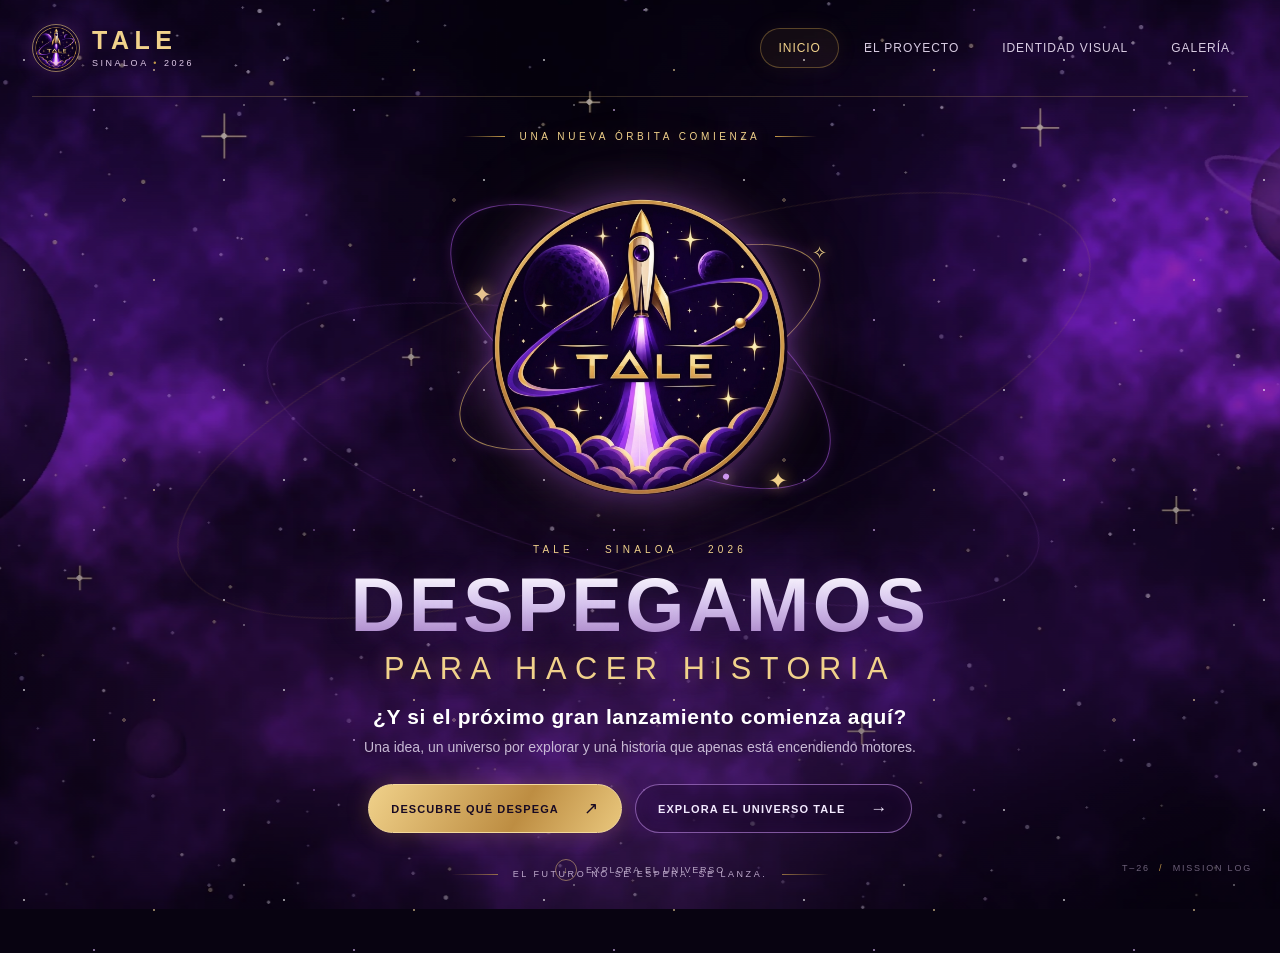
<file: index.html>
<!doctype html>
<html lang="es">
<head>
  <meta charset="utf-8">
  <meta name="viewport" content="width=device-width, initial-scale=1">
  <meta name="theme-color" content="#10051f">
  <meta name="description" content="TALE Sinaloa 2026. Despegamos para hacer historia.">
  <title>TALE Sinaloa 2026 | Despegamos para hacer historia</title>
  <link rel="icon" type="image/png" href="assets/logo-tale-circular.png">
  <link rel="stylesheet" href="styles.css">
  <script src="script.js" defer></script>
</head>
<body class="home-page">
  <div class="space-backdrop" aria-hidden="true"></div>
  <div class="starfield starfield--one" aria-hidden="true"></div>
  <div class="starfield starfield--two" aria-hidden="true"></div>
  <div class="shooting-star shooting-star--one" aria-hidden="true"></div>
  <div class="shooting-star shooting-star--two" aria-hidden="true"></div>
  <div class="ambient-orbit ambient-orbit--one" aria-hidden="true"></div>
  <div class="ambient-orbit ambient-orbit--two" aria-hidden="true"></div>

  <header class="site-header site-header--home">
    <a class="brand" href="index.html" aria-label="TALE Sinaloa 2026, inicio">
      <span class="brand-mark"><img src="assets/logo-tale-circular.png" alt="" width="52" height="52"></span>
      <span class="brand-copy"><strong>TALE</strong><small>SINALOA <i>•</i> 2026</small></span>
    </a>
    <button class="menu-toggle" type="button" aria-label="Abrir menú" aria-expanded="false" aria-controls="main-nav"><span></span><span></span></button>
    <nav class="main-nav" id="main-nav" aria-label="Navegación principal">
      <a class="active" href="index.html">Inicio</a>
      <a href="proyecto.html">El proyecto</a>
      <a href="identidad.html">Identidad visual</a>
      <a href="galeria.html">Galería</a>
    </nav>
  </header>

  <main class="hero-main">
    <div class="hero-kicker"><span class="kicker-line"></span> UNA NUEVA ÓRBITA COMIENZA <span class="kicker-line"></span></div>
    <div class="emblem-stage">
      <div class="emblem-aura"></div>
      <div class="emblem-orbit emblem-orbit--a"><span class="orbit-dot"></span></div>
      <div class="emblem-orbit emblem-orbit--b"><span class="orbit-dot"></span></div>
      <div class="emblem-frame">
        <img class="hero-emblem" src="assets/logo-tale-circular.png" alt="Emblema circular de TALE con un cohete dorado, planetas y estrellas" width="460" height="460">
      </div>
      <span class="spark spark--one" aria-hidden="true">✦</span>
      <span class="spark spark--two" aria-hidden="true">✧</span>
      <span class="spark spark--three" aria-hidden="true">✦</span>
    </div>
    <div class="hero-copy">
      <p class="eyebrow">TALE <span>·</span> SINALOA <span>·</span> 2026</p>
      <h1><span>Despegamos</span><em>para hacer historia</em></h1>
      <p class="hero-hook">¿Y si el próximo gran lanzamiento comienza aquí?</p>
      <p class="hero-description">Una idea, un universo por explorar y una historia que apenas está encendiendo motores.</p>
      <div class="hero-actions">
        <a class="button button--gold" href="proyecto.html"><span>Descubre qué despega</span><b aria-hidden="true">↗</b></a>
        <a class="button button--ghost" href="identidad.html"><span>Explora el universo TALE</span><b aria-hidden="true">→</b></a>
      </div>
    </div>
    <div class="hero-footnote"><span class="footnote-rule"></span><span>EL FUTURO NO SE ESPERA. SE LANZA.</span><span class="footnote-rule"></span></div>
  </main>

  <a class="scroll-cue" href="galeria.html" aria-label="Explorar la galería"><span class="scroll-cue-icon">↓</span><span>Explora el universo</span></a>
  <div class="corner-code" aria-hidden="true">T–26 <span>/</span> MISSION LOG</div>
</body>
</html>
</file>
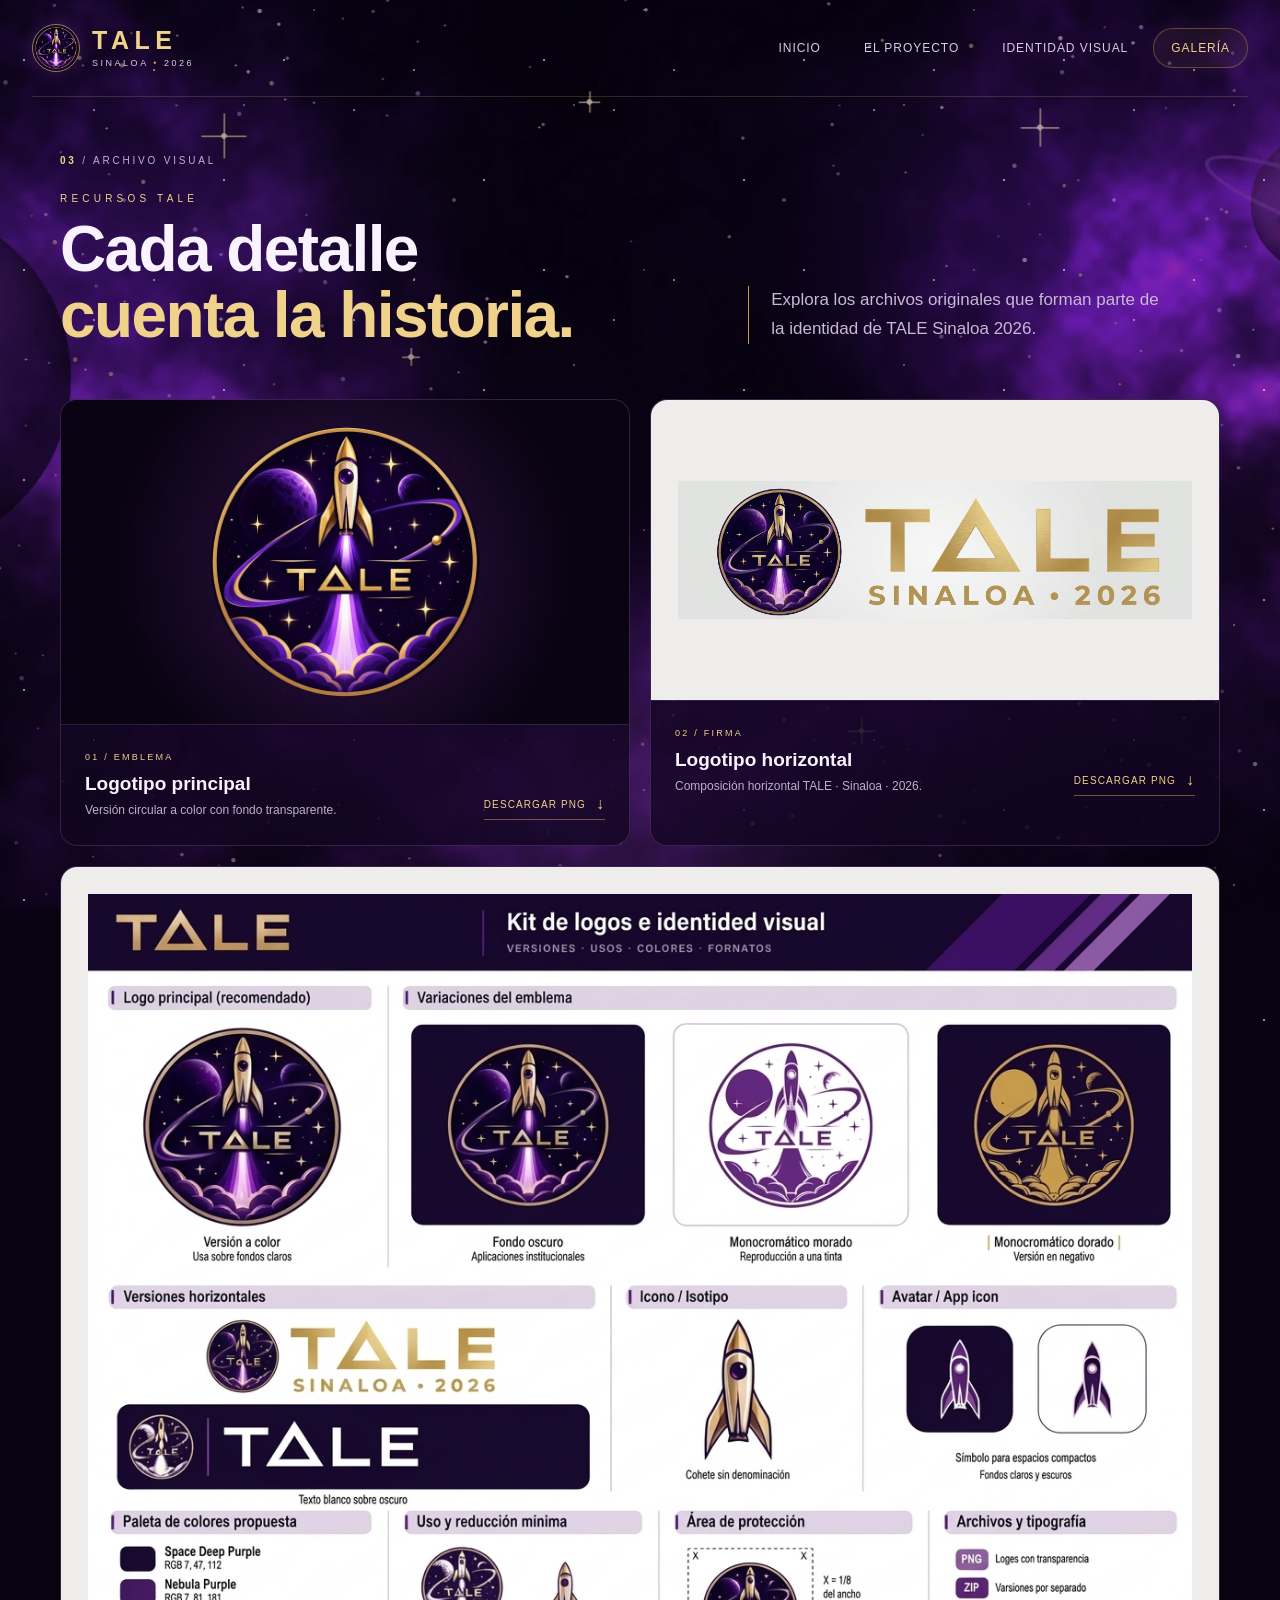
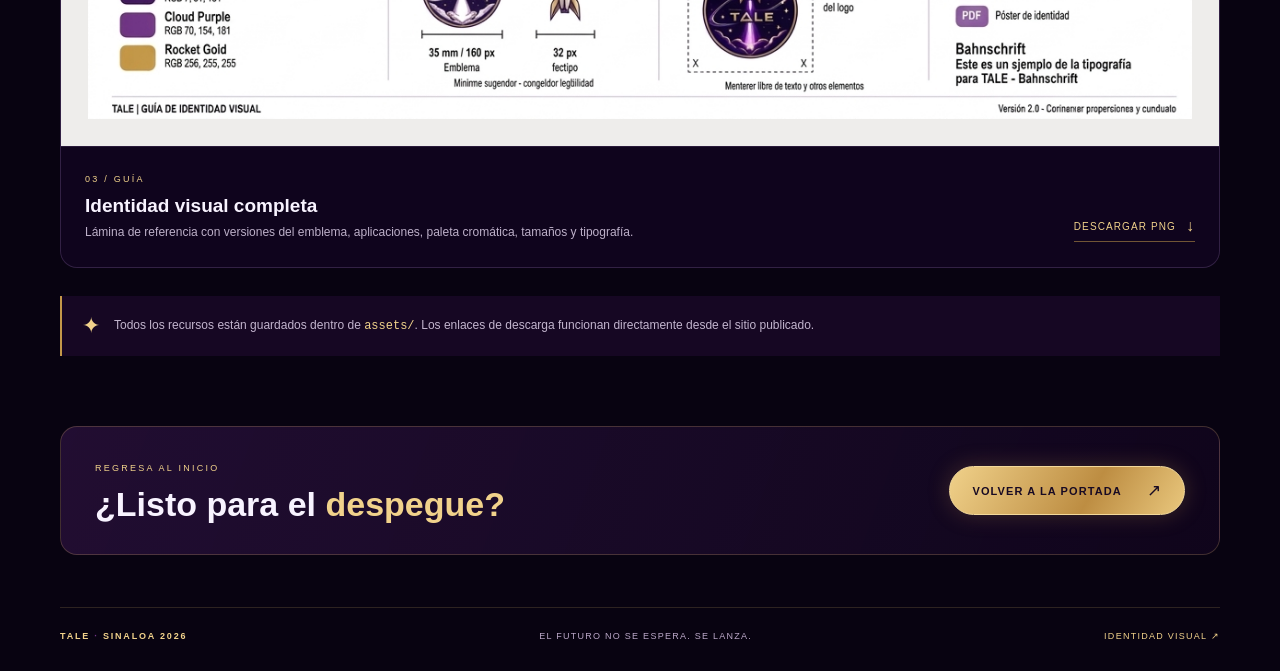
<file: galeria.html>
<!doctype html>
<html lang="es">
<head><meta charset="utf-8"><meta name="viewport" content="width=device-width, initial-scale=1"><meta name="theme-color" content="#10051f"><meta name="description" content="Galería de logotipos y recursos visuales TALE Sinaloa 2026."><title>Galería | TALE Sinaloa 2026</title><link rel="icon" type="image/png" href="assets/logo-tale-circular.png"><link rel="stylesheet" href="styles.css"><script src="script.js" defer></script></head>
<body class="inner-page">
  <div class="space-backdrop" aria-hidden="true"></div><div class="starfield starfield--one" aria-hidden="true"></div><div class="starfield starfield--two" aria-hidden="true"></div>
  <header class="site-header"><a class="brand" href="index.html" aria-label="TALE Sinaloa 2026, inicio"><span class="brand-mark"><img src="assets/logo-tale-circular.png" alt="" width="48" height="48"></span><span class="brand-copy"><strong>TALE</strong><small>SINALOA <i>•</i> 2026</small></span></a><button class="menu-toggle" type="button" aria-label="Abrir menú" aria-expanded="false" aria-controls="main-nav"><span></span><span></span></button><nav class="main-nav" id="main-nav" aria-label="Navegación principal"><a href="index.html">Inicio</a><a href="proyecto.html">El proyecto</a><a href="identidad.html">Identidad visual</a><a class="active" href="galeria.html">Galería</a></nav></header>
  <main class="page-wrap">
    <div class="page-kicker"><span>03</span> / ARCHIVO VISUAL</div><section class="intro-grid"><div><p class="eyebrow">RECURSOS TALE</p><h1 class="page-title">Cada detalle<br><em>cuenta la historia.</em></h1></div><p class="intro-lead">Explora los archivos originales que forman parte de la identidad de TALE Sinaloa 2026.</p></section>
    <section class="gallery-grid">
      <article class="gallery-card gallery-card--logo"><a class="gallery-image gallery-image--dark" href="assets/logo-tale-circular.png" target="_blank" rel="noopener"><img src="assets/logo-tale-circular.png" alt="Emblema circular TALE" loading="lazy"></a><div class="gallery-info"><div><span class="section-index">01 / EMBLEMA</span><h2>Logotipo principal</h2><p>Versión circular a color con fondo transparente.</p></div><a class="download-link" href="assets/logo-tale-circular.png" download>Descargar PNG <span>↓</span></a></div></article>
      <article class="gallery-card"><a class="gallery-image gallery-image--light" href="assets/logo-tale-horizontal.png" target="_blank" rel="noopener"><img src="assets/logo-tale-horizontal.png" alt="Logotipo horizontal TALE Sinaloa 2026" loading="lazy"></a><div class="gallery-info"><div><span class="section-index">02 / FIRMA</span><h2>Logotipo horizontal</h2><p>Composición horizontal TALE · Sinaloa · 2026.</p></div><a class="download-link" href="assets/logo-tale-horizontal.png" download>Descargar PNG <span>↓</span></a></div></article>
      <article class="gallery-card gallery-card--wide"><a class="gallery-image gallery-image--light" href="assets/identidad-visual-tale.png" target="_blank" rel="noopener"><img src="assets/identidad-visual-tale.png" alt="Guía de identidad visual completa TALE" loading="lazy"></a><div class="gallery-info"><div><span class="section-index">03 / GUÍA</span><h2>Identidad visual completa</h2><p>Lámina de referencia con versiones del emblema, aplicaciones, paleta cromática, tamaños y tipografía.</p></div><a class="download-link" href="assets/identidad-visual-tale.png" download>Descargar PNG <span>↓</span></a></div></article>
    </section>
    <div class="gallery-note"><span class="note-star">✦</span><p>Todos los recursos están guardados dentro de <code>assets/</code>. Los enlaces de descarga funcionan directamente desde el sitio publicado.</p></div>
    <div class="page-cta"><div><span class="section-index">REGRESA AL INICIO</span><h2>¿Listo para el <em>despegue?</em></h2></div><a class="button button--gold" href="index.html"><span>Volver a la portada</span><b>↗</b></a></div>
  </main>
  <footer class="site-footer"><a href="index.html">TALE <span>·</span> SINALOA 2026</a><span>EL FUTURO NO SE ESPERA. SE LANZA.</span><a href="identidad.html">Identidad visual ↗</a></footer>
</body></html>
</file>
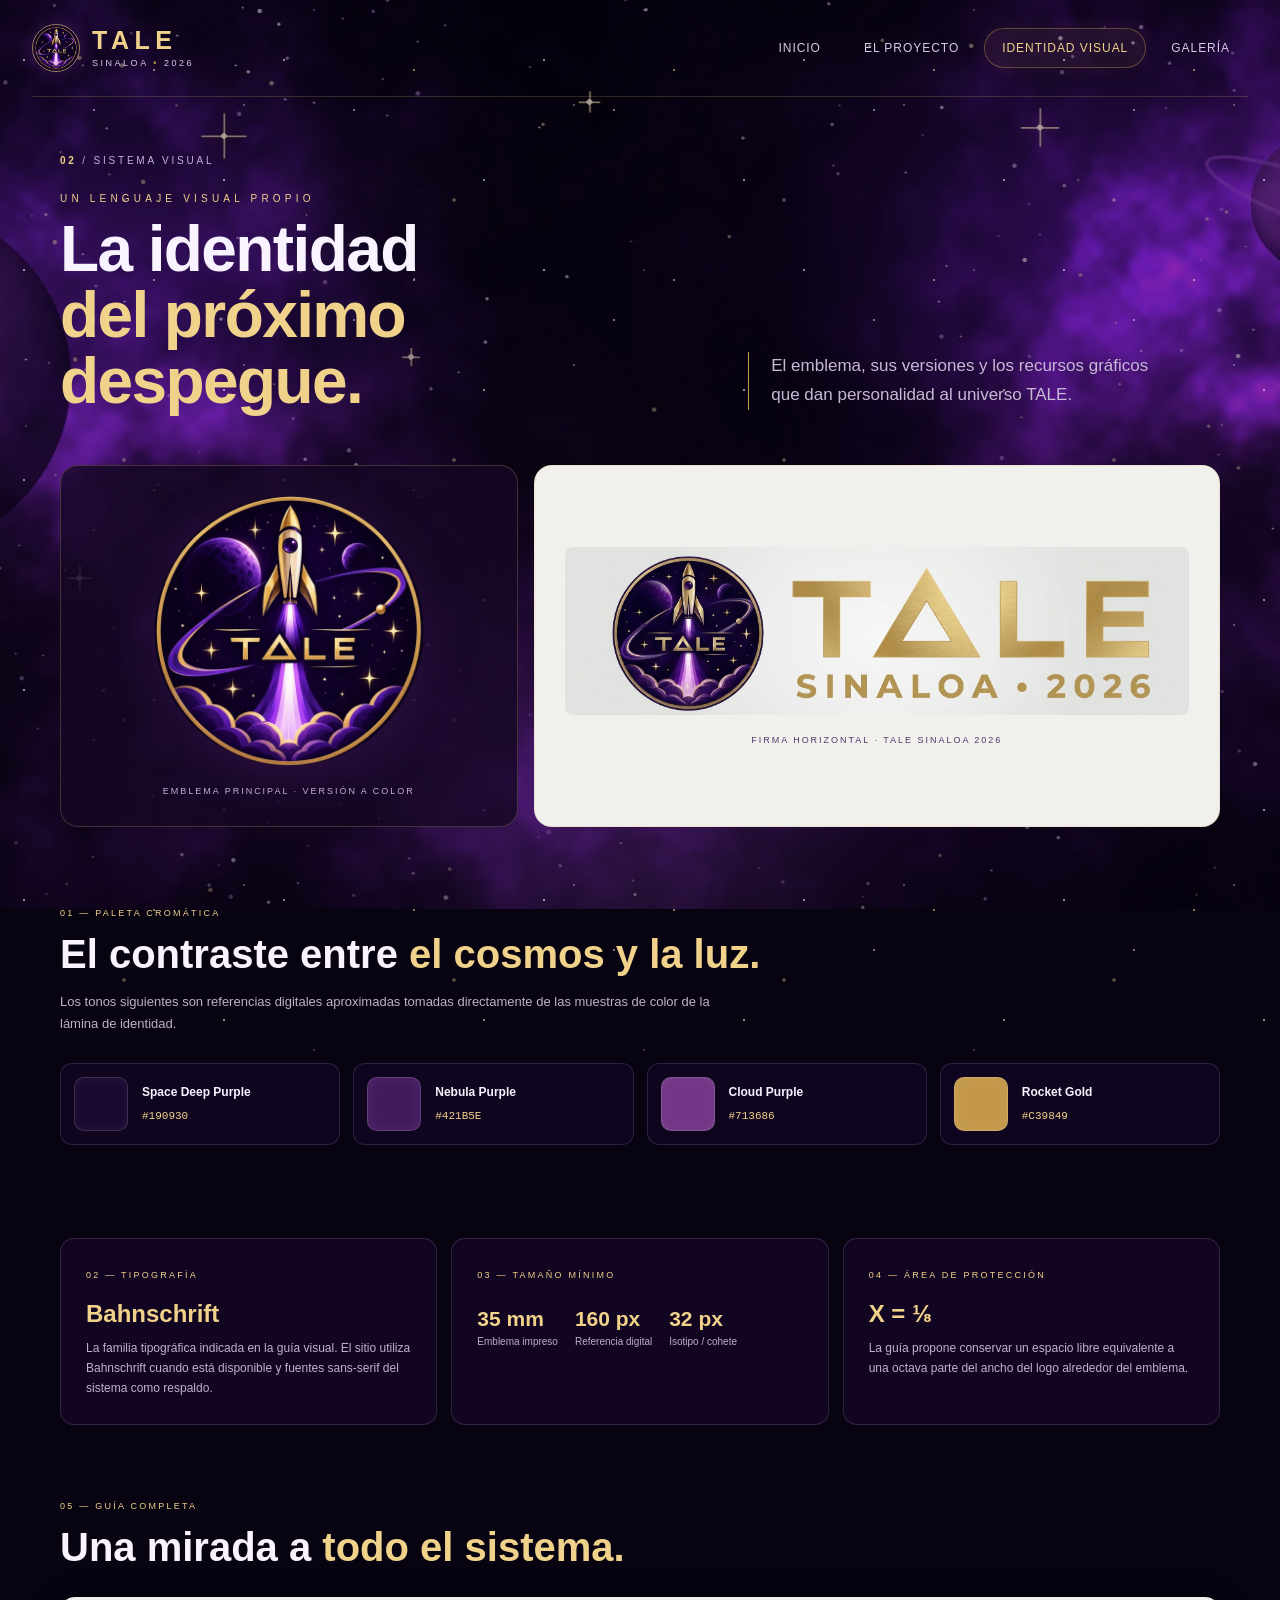
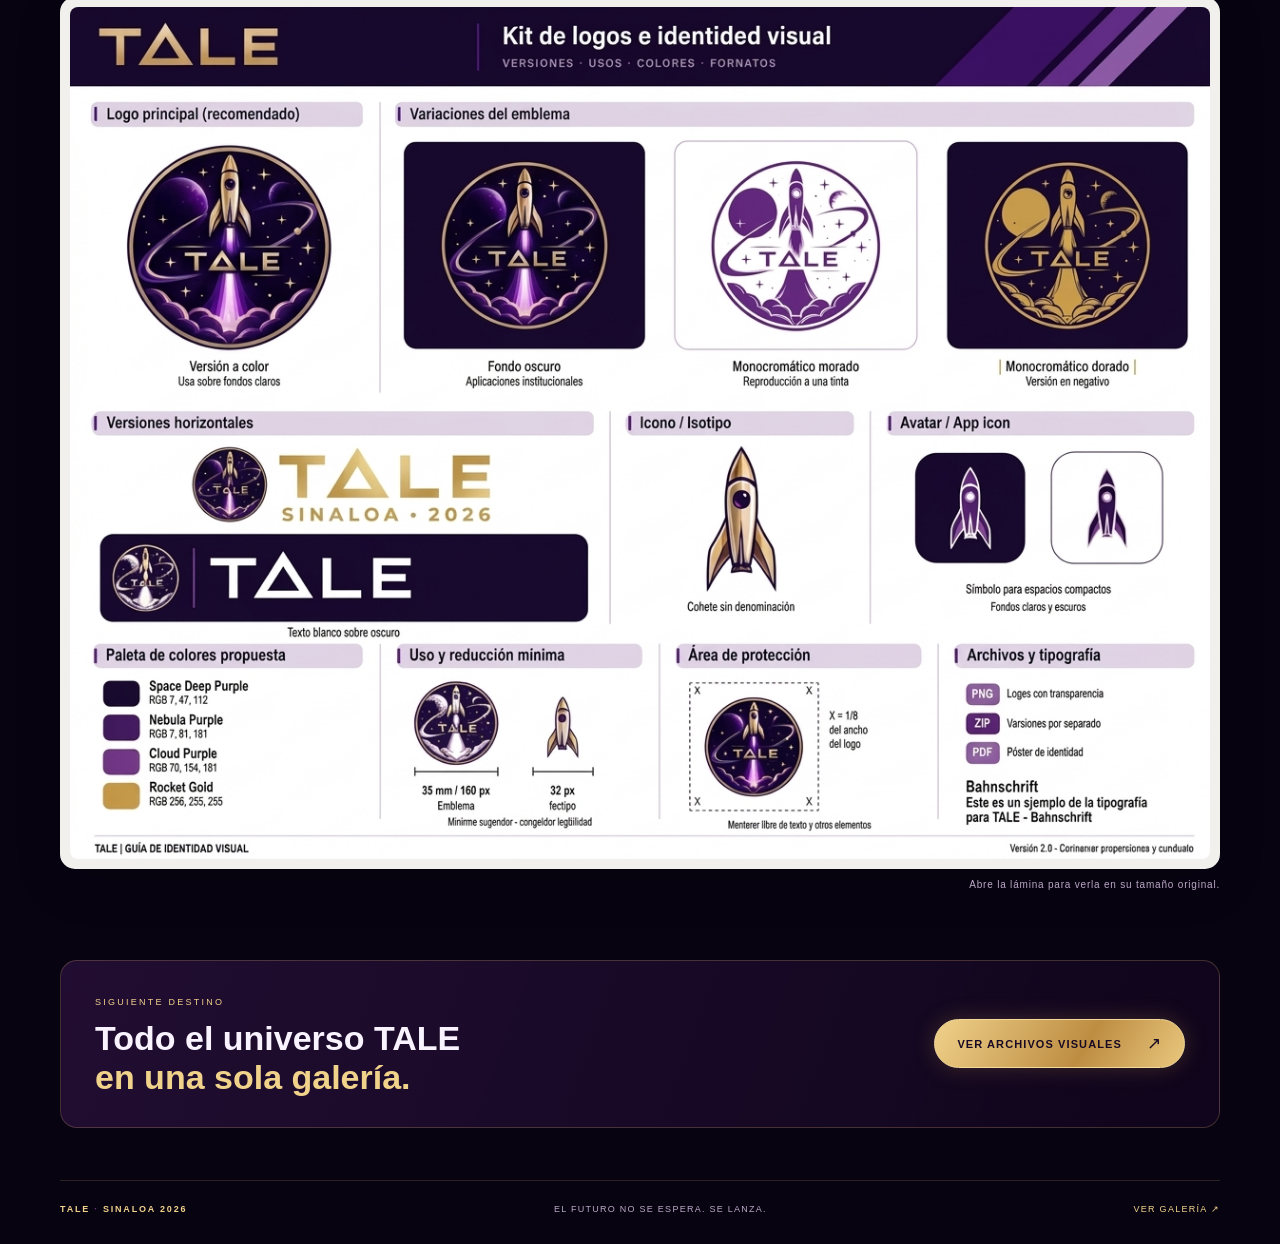
<file: identidad.html>
<!doctype html>
<html lang="es">
<head>
  <meta charset="utf-8"><meta name="viewport" content="width=device-width, initial-scale=1"><meta name="theme-color" content="#10051f">
  <meta name="description" content="Emblema, versiones, colores y aplicaciones de la identidad visual TALE Sinaloa 2026.">
  <title>Identidad visual | TALE Sinaloa 2026</title><link rel="icon" type="image/png" href="assets/logo-tale-circular.png"><link rel="stylesheet" href="styles.css"><script src="script.js" defer></script>
</head>
<body class="inner-page">
  <div class="space-backdrop" aria-hidden="true"></div><div class="starfield starfield--one" aria-hidden="true"></div><div class="starfield starfield--two" aria-hidden="true"></div>
  <header class="site-header"><a class="brand" href="index.html" aria-label="TALE Sinaloa 2026, inicio"><span class="brand-mark"><img src="assets/logo-tale-circular.png" alt="" width="48" height="48"></span><span class="brand-copy"><strong>TALE</strong><small>SINALOA <i>•</i> 2026</small></span></a><button class="menu-toggle" type="button" aria-label="Abrir menú" aria-expanded="false" aria-controls="main-nav"><span></span><span></span></button><nav class="main-nav" id="main-nav" aria-label="Navegación principal"><a href="index.html">Inicio</a><a href="proyecto.html">El proyecto</a><a class="active" href="identidad.html">Identidad visual</a><a href="galeria.html">Galería</a></nav></header>
  <main class="page-wrap">
    <div class="page-kicker"><span>02</span> / SISTEMA VISUAL</div>
    <section class="intro-grid"><div><p class="eyebrow">UN LENGUAJE VISUAL PROPIO</p><h1 class="page-title">La identidad<br><em>del próximo despegue.</em></h1></div><p class="intro-lead">El emblema, sus versiones y los recursos gráficos que dan personalidad al universo TALE.</p></section>
    <section class="identity-feature">
      <div class="identity-logo-card"><img src="assets/logo-tale-circular.png" alt="Logotipo principal circular de TALE" loading="lazy"><span>EMBLEMA PRINCIPAL · VERSIÓN A COLOR</span></div>
      <div class="identity-wordmark-card"><img src="assets/logo-tale-horizontal.png" alt="Logotipo horizontal TALE Sinaloa 2026" loading="lazy"><span>FIRMA HORIZONTAL · TALE SINALOA 2026</span></div>
    </section>
    <section class="identity-details">
      <div class="section-heading"><span class="section-index">01 — PALETA CROMÁTICA</span><h2>El contraste entre <em>el cosmos y la luz.</em></h2><p>Los tonos siguientes son referencias digitales aproximadas tomadas directamente de las muestras de color de la lámina de identidad.</p></div>
      <div class="swatch-grid">
        <article class="swatch-card"><span class="swatch" style="--swatch:#190930"></span><div><h3>Space Deep Purple</h3><code>#190930</code></div></article>
        <article class="swatch-card"><span class="swatch" style="--swatch:#421B5E"></span><div><h3>Nebula Purple</h3><code>#421B5E</code></div></article>
        <article class="swatch-card"><span class="swatch" style="--swatch:#713686"></span><div><h3>Cloud Purple</h3><code>#713686</code></div></article>
        <article class="swatch-card"><span class="swatch" style="--swatch:#C39849"></span><div><h3>Rocket Gold</h3><code>#C39849</code></div></article>
      </div>
    </section>
    <section class="identity-specs">
      <article class="spec-card"><span class="section-index">02 — TIPOGRAFÍA</span><h2>Bahnschrift</h2><p>La familia tipográfica indicada en la guía visual. El sitio utiliza Bahnschrift cuando está disponible y fuentes sans-serif del sistema como respaldo.</p></article>
      <article class="spec-card"><span class="section-index">03 — TAMAÑO MÍNIMO</span><div class="spec-pair"><div><strong>35 mm</strong><span>Emblema impreso</span></div><div><strong>160 px</strong><span>Referencia digital</span></div><div><strong>32 px</strong><span>Isotipo / cohete</span></div></div></article>
      <article class="spec-card"><span class="section-index">04 — ÁREA DE PROTECCIÓN</span><h2>X = ⅛</h2><p>La guía propone conservar un espacio libre equivalente a una octava parte del ancho del logo alrededor del emblema.</p></article>
    </section>
    <section class="guide-board"><div class="section-heading"><span class="section-index">05 — GUÍA COMPLETA</span><h2>Una mirada a <em>todo el sistema.</em></h2></div><a href="assets/identidad-visual-tale.png" target="_blank" rel="noopener"><img src="assets/identidad-visual-tale.png" alt="Lámina completa de identidad visual TALE: variaciones del emblema, versiones horizontales, isotipo, avatar, paleta, tamaños y tipografía" loading="lazy"></a><p class="guide-caption">Abre la lámina para verla en su tamaño original.</p></section>
    <div class="page-cta"><div><span class="section-index">SIGUIENTE DESTINO</span><h2>Todo el universo TALE<br><em>en una sola galería.</em></h2></div><a class="button button--gold" href="galeria.html"><span>Ver archivos visuales</span><b>↗</b></a></div>
  </main>
  <footer class="site-footer"><a href="index.html">TALE <span>·</span> SINALOA 2026</a><span>EL FUTURO NO SE ESPERA. SE LANZA.</span><a href="galeria.html">Ver galería ↗</a></footer>
</body></html>
</file>
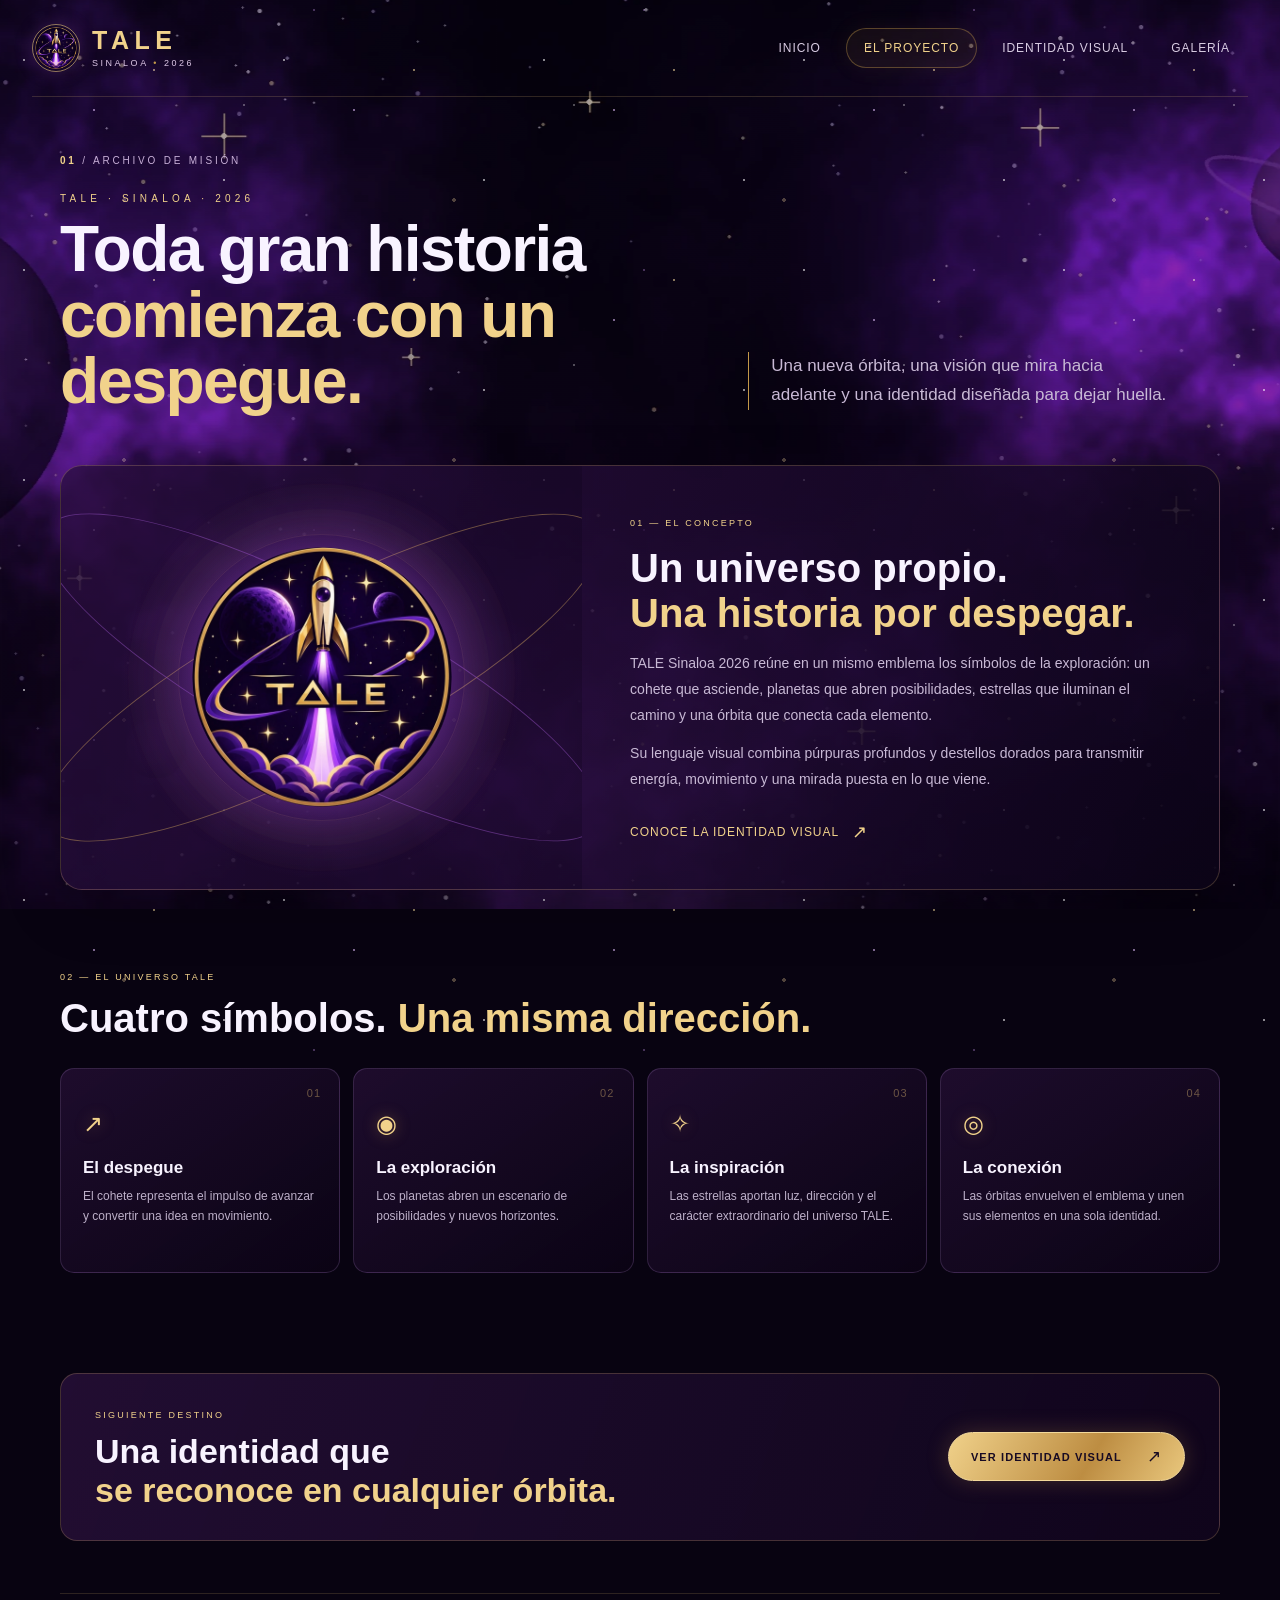
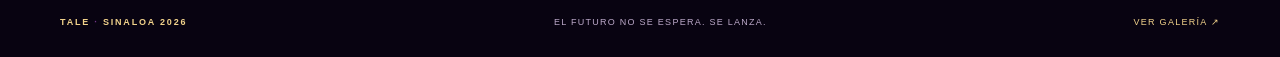
<file: proyecto.html>
<!doctype html>
<html lang="es">
<head>
  <meta charset="utf-8"><meta name="viewport" content="width=device-width, initial-scale=1">
  <meta name="theme-color" content="#10051f">
  <meta name="description" content="Conoce el concepto y el universo visual de TALE Sinaloa 2026.">
  <title>El proyecto | TALE Sinaloa 2026</title>
  <link rel="icon" type="image/png" href="assets/logo-tale-circular.png"><link rel="stylesheet" href="styles.css"><script src="script.js" defer></script>
</head>
<body class="inner-page">
  <div class="space-backdrop" aria-hidden="true"></div><div class="starfield starfield--one" aria-hidden="true"></div><div class="starfield starfield--two" aria-hidden="true"></div>
  <header class="site-header">
    <a class="brand" href="index.html" aria-label="TALE Sinaloa 2026, inicio"><span class="brand-mark"><img src="assets/logo-tale-circular.png" alt="" width="48" height="48"></span><span class="brand-copy"><strong>TALE</strong><small>SINALOA <i>•</i> 2026</small></span></a>
    <button class="menu-toggle" type="button" aria-label="Abrir menú" aria-expanded="false" aria-controls="main-nav"><span></span><span></span></button>
    <nav class="main-nav" id="main-nav" aria-label="Navegación principal"><a href="index.html">Inicio</a><a class="active" href="proyecto.html">El proyecto</a><a href="identidad.html">Identidad visual</a><a href="galeria.html">Galería</a></nav>
  </header>
  <main class="page-wrap">
    <div class="page-kicker"><span>01</span> / ARCHIVO DE MISIÓN</div>
    <section class="intro-grid">
      <div><p class="eyebrow">TALE · SINALOA · 2026</p><h1 class="page-title">Toda gran historia<br><em>comienza con un despegue.</em></h1></div>
      <p class="intro-lead">Una nueva órbita, una visión que mira hacia adelante y una identidad diseñada para dejar huella.</p>
    </section>
    <section class="story-panel">
      <div class="story-art"><div class="story-orbit"></div><img src="assets/logo-tale-circular.png" alt="Emblema TALE: cohete, órbitas, planetas y estrellas" loading="lazy"></div>
      <div class="story-copy"><span class="section-index">01 — EL CONCEPTO</span><h2>Un universo propio.<br><em>Una historia por despegar.</em></h2><p>TALE Sinaloa 2026 reúne en un mismo emblema los símbolos de la exploración: un cohete que asciende, planetas que abren posibilidades, estrellas que iluminan el camino y una órbita que conecta cada elemento.</p><p>Su lenguaje visual combina púrpuras profundos y destellos dorados para transmitir energía, movimiento y una mirada puesta en lo que viene.</p><a class="text-link" href="identidad.html">Conoce la identidad visual <span>↗</span></a></div>
    </section>
    <section class="principles-section">
      <div class="section-heading"><span class="section-index">02 — EL UNIVERSO TALE</span><h2>Cuatro símbolos. <em>Una misma dirección.</em></h2></div>
      <div class="principle-grid">
        <article class="principle-card"><span class="principle-number">01</span><div class="principle-icon">↗</div><h3>El despegue</h3><p>El cohete representa el impulso de avanzar y convertir una idea en movimiento.</p></article>
        <article class="principle-card"><span class="principle-number">02</span><div class="principle-icon">◉</div><h3>La exploración</h3><p>Los planetas abren un escenario de posibilidades y nuevos horizontes.</p></article>
        <article class="principle-card"><span class="principle-number">03</span><div class="principle-icon">✧</div><h3>La inspiración</h3><p>Las estrellas aportan luz, dirección y el carácter extraordinario del universo TALE.</p></article>
        <article class="principle-card"><span class="principle-number">04</span><div class="principle-icon">◎</div><h3>La conexión</h3><p>Las órbitas envuelven el emblema y unen sus elementos en una sola identidad.</p></article>
      </div>
    </section>
    <div class="page-cta"><div><span class="section-index">SIGUIENTE DESTINO</span><h2>Una identidad que<br><em>se reconoce en cualquier órbita.</em></h2></div><a class="button button--gold" href="identidad.html"><span>Ver identidad visual</span><b>↗</b></a></div>
  </main>
  <footer class="site-footer"><a href="index.html">TALE <span>·</span> SINALOA 2026</a><span>EL FUTURO NO SE ESPERA. SE LANZA.</span><a href="galeria.html">Ver galería ↗</a></footer>
</body></html>
</file>
<file: styles.css>
:root{
  --space:#10051f;--space-deep:#080311;--purple:#421b5e;--cloud:#713686;--gold:#c39849;--gold-light:#f1d28b;--white:#f8f3ff;--muted:#c7b9d4;--line:rgba(216,180,111,.24);--panel:rgba(16,5,31,.72);--display:Bahnschrift,"Arial Narrow",Arial,sans-serif;
  color-scheme:dark;
}
*{box-sizing:border-box}
html{scroll-behavior:smooth}
body{margin:0;min-height:100vh;background:var(--space-deep);color:var(--white);font-family:var(--display);font-weight:400;overflow-x:hidden}
a{color:inherit;text-decoration:none}
button{font:inherit}
.space-backdrop{position:fixed;inset:0;z-index:-5;background:linear-gradient(180deg,rgba(6,2,14,.2),rgba(8,2,16,.42)),url("assets/nebula-bg.webp") center/cover no-repeat;transform:scale(1.02)}
.starfield{position:fixed;inset:-20%;z-index:-4;pointer-events:none;background-repeat:repeat;mix-blend-mode:screen}
.starfield--one{opacity:.54;background-image:radial-gradient(1.5px 1.5px at 20px 30px,#fff 99%,transparent),radial-gradient(1px 1px at 90px 80px,#e4c2ff 99%,transparent),radial-gradient(1.2px 1.2px at 150px 40px,#f5d996 99%,transparent),radial-gradient(1px 1px at 220px 150px,#fff 99%,transparent);background-size:260px 210px;animation:star-drift 90s linear infinite}
.starfield--two{opacity:.3;background-image:radial-gradient(2px 2px at 50px 120px,#f8d996 99%,transparent),radial-gradient(1.5px 1.5px at 170px 25px,#fff 99%,transparent),radial-gradient(1px 1px at 240px 190px,#d6a4ff 99%,transparent);background-size:330px 260px;animation:star-drift 130s linear infinite reverse}
.shooting-star{position:fixed;z-index:-2;width:150px;height:1px;background:linear-gradient(90deg,transparent,rgba(245,213,153,.95),transparent);filter:drop-shadow(0 0 6px #dca8ff);transform:rotate(-33deg);opacity:0;pointer-events:none}
.shooting-star--one{top:22%;left:-12%;animation:shoot 11s 3s ease-in infinite}
.shooting-star--two{top:64%;left:-18%;animation:shoot 14s 8s ease-in infinite;transform:rotate(-25deg) scale(.7)}
.ambient-orbit{position:fixed;z-index:-3;pointer-events:none;border:1px solid rgba(195,152,73,.15);border-radius:50%;width:75vw;height:24vw;left:12vw;top:28vh;transform:rotate(-19deg);filter:drop-shadow(0 0 12px rgba(143,54,186,.13))}
.ambient-orbit--two{width:62vw;height:19vw;left:20vw;top:37vh;border-color:rgba(153,80,196,.16);transform:rotate(14deg)}
.site-header{position:relative;z-index:10;display:flex;align-items:center;justify-content:space-between;width:min(1320px,calc(100% - 64px));margin:0 auto;padding:24px 0;border-bottom:1px solid rgba(221,183,114,.2)}
.site-header--home{border-bottom-color:rgba(221,183,114,.24)}
.brand{display:inline-flex;align-items:center;gap:12px;min-width:205px}
.brand-mark{width:48px;height:48px;display:grid;place-items:center;border:1px solid rgba(222,188,124,.64);border-radius:50%;padding:2px;box-shadow:0 0 18px rgba(152,76,197,.25);overflow:hidden}
.brand-mark img{width:100%;height:100%;object-fit:contain;border-radius:50%}
.brand-copy{display:flex;flex-direction:column;gap:1px;line-height:1}
.brand-copy strong{font-size:25px;letter-spacing:.22em;color:var(--gold-light);font-weight:700}
.brand-copy small{font-size:9px;letter-spacing:.28em;color:#ddc7e7;margin-top:5px}
.brand-copy i{font-style:normal;color:var(--gold)}
.main-nav{display:flex;align-items:center;gap:7px}
.main-nav a{font-size:12px;letter-spacing:.08em;text-transform:uppercase;color:#d8cce2;padding:12px 17px;border:1px solid transparent;border-radius:40px;transition:color .25s,border-color .25s,background .25s,box-shadow .25s}
.main-nav a:hover,.main-nav a.active{color:var(--gold-light);border-color:rgba(195,152,73,.4);background:rgba(195,152,73,.07);box-shadow:0 0 22px rgba(195,152,73,.08)}
.menu-toggle{display:none}
.hero-main{position:relative;z-index:1;min-height:calc(100svh - 100px);display:flex;flex-direction:column;align-items:center;justify-content:center;text-align:center;padding:30px 22px 74px;isolation:isolate}
.hero-kicker{display:flex;align-items:center;gap:15px;color:var(--gold-light);font-size:10px;letter-spacing:.36em;margin:4px 0 10px;text-shadow:0 0 14px rgba(195,152,73,.4)}
.kicker-line{display:block;width:42px;height:1px;background:linear-gradient(90deg,transparent,var(--gold))}
.kicker-line:last-child{transform:rotate(180deg)}
.emblem-stage{position:relative;width:min(38vw,390px);min-width:245px;aspect-ratio:1;display:grid;place-items:center;margin:0 auto 2px}
.emblem-aura{position:absolute;inset:13%;border-radius:50%;background:radial-gradient(circle,rgba(147,55,199,.45),rgba(80,27,119,.14) 52%,transparent 72%);filter:blur(22px);animation:aura-pulse 5.5s ease-in-out infinite}
.emblem-frame{position:relative;z-index:2;width:76%;aspect-ratio:1;border-radius:50%;padding:0;display:grid;place-items:center;animation:emblem-float 6s ease-in-out infinite;filter:drop-shadow(0 0 22px rgba(152,74,209,.58)) drop-shadow(0 0 45px rgba(195,152,73,.12))}
.hero-emblem{width:100%;height:100%;display:block;object-fit:contain;border-radius:50%;aspect-ratio:1;}
.emblem-orbit{position:absolute;width:100%;height:37%;border:1px solid rgba(216,178,105,.7);border-radius:50%;transform:rotate(-24deg);box-shadow:0 0 14px rgba(141,67,196,.23),inset 0 0 10px rgba(141,67,196,.1);animation:orbit-spin 18s linear infinite}
.emblem-orbit--b{width:112%;height:48%;border-color:rgba(151,77,203,.65);transform:rotate(33deg);animation:orbit-spin-reverse 24s linear infinite}
.orbit-dot{position:absolute;top:2%;left:18%;width:9px;height:9px;border-radius:50%;background:var(--gold-light);box-shadow:0 0 12px var(--gold-light),0 0 26px #9c4bd0}
.emblem-orbit--b .orbit-dot{top:82%;left:82%;width:6px;height:6px;background:#dba9ff}
.spark{position:absolute;color:var(--gold-light);text-shadow:0 0 16px #e4b75f;animation:sparkle 3s ease-in-out infinite}
.spark--one{left:7%;top:33%;font-size:24px}.spark--two{right:2%;top:23%;font-size:18px;animation-delay:1s}.spark--three{right:12%;bottom:12%;font-size:24px;animation-delay:1.7s}
.hero-copy{max-width:850px;margin-top:0;position:relative;z-index:3}
.eyebrow{font-size:10px;letter-spacing:.42em;color:var(--gold-light);margin:0 0 13px;text-transform:uppercase}
.eyebrow span{color:#9d67bd;margin:0 5px}
.hero-copy h1{margin:0;text-transform:uppercase;display:flex;flex-direction:column;align-items:center;gap:0;line-height:.98;letter-spacing:.02em}
.hero-copy h1 span{font-size:clamp(42px,6vw,76px);font-weight:800;letter-spacing:.045em;background:linear-gradient(180deg,#fff 5%,#d9c9ef 48%,#a47dc3 100%);color:transparent;background-clip:text;-webkit-background-clip:text;text-shadow:0 0 32px rgba(181,125,230,.15)}
.hero-copy h1 em{font-size:clamp(19px,2.4vw,32px);font-style:normal;font-weight:500;letter-spacing:.28em;color:var(--gold-light);margin-top:12px;text-shadow:0 0 20px rgba(208,159,74,.3)}
.hero-hook{font-size:clamp(16px,2vw,21px);font-weight:600;color:#fff;margin:20px 0 7px;letter-spacing:.03em}
.hero-description{font-size:14px;color:#c7b9d4;margin:0 auto;max-width:570px;line-height:1.7}
.hero-actions{display:flex;justify-content:center;flex-wrap:wrap;gap:13px;margin-top:25px}
.button{min-height:49px;padding:0 22px;display:inline-flex;align-items:center;justify-content:center;gap:25px;border-radius:99px;font-size:11px;font-weight:700;letter-spacing:.1em;text-transform:uppercase;transition:transform .25s,box-shadow .25s,border-color .25s,background .25s}
.button:hover{transform:translateY(-3px)}
.button b{font-size:17px;font-weight:400}
.button--gold{color:#180a23;background:linear-gradient(120deg,#f0d18a,#bd8d42 60%,#e9c77d);box-shadow:0 0 22px rgba(195,152,73,.25);border:1px solid #f3d99b}
.button--gold:hover{box-shadow:0 0 32px rgba(220,174,91,.45)}
.button--ghost{border:1px solid rgba(180,128,217,.65);color:#f3eaff;background:rgba(25,8,43,.45);box-shadow:inset 0 0 18px rgba(112,49,143,.13)}
.button--ghost:hover{border-color:#d4a8fa;background:rgba(87,39,120,.28)}
.hero-footnote{display:flex;align-items:center;justify-content:center;gap:15px;margin-top:36px;color:#bda8cb;font-size:9px;letter-spacing:.28em}
.footnote-rule{width:47px;height:1px;background:linear-gradient(90deg,transparent,rgba(195,152,73,.7))}.footnote-rule:last-child{transform:rotate(180deg)}
.scroll-cue{position:absolute;z-index:4;left:50%;bottom:19px;transform:translateX(-50%);display:flex;align-items:center;gap:9px;color:#d5c6df;font-size:9px;letter-spacing:.2em;text-transform:uppercase;white-space:nowrap;opacity:.82}
.scroll-cue-icon{width:22px;height:22px;border:1px solid rgba(226,190,125,.65);border-radius:50%;display:grid;place-items:center;color:var(--gold-light);animation:bob 1.8s ease-in-out infinite}
.corner-code{position:absolute;right:28px;bottom:27px;color:rgba(221,202,237,.48);font-size:9px;letter-spacing:.2em}.corner-code span{color:var(--gold);padding:0 5px}
/* Interior pages */
.inner-page{background:var(--space-deep)}
.inner-page .site-header{margin-bottom:0}
.page-wrap{position:relative;z-index:1;width:min(1160px,calc(100% - 52px));margin:0 auto;padding:58px 0 30px}
.page-kicker{color:#c7afd7;font-size:10px;letter-spacing:.28em;margin:0 0 27px}.page-kicker span{color:var(--gold-light);font-weight:700}
.intro-grid{display:grid;grid-template-columns:1.15fr .85fr;gap:50px;align-items:end;margin-bottom:50px}
.page-title{font-size:clamp(38px,5vw,64px);line-height:1.03;letter-spacing:-.025em;margin:0;font-weight:700}
.page-title em,.section-heading h2 em,.story-copy h2 em,.page-cta h2 em{font-style:normal;color:var(--gold-light)}
.intro-lead{max-width:420px;color:#c8b9d5;font-size:17px;line-height:1.7;margin:0 0 5px;border-left:1px solid var(--gold);padding-left:22px}
.story-panel{display:grid;grid-template-columns:.9fr 1.1fr;border:1px solid var(--line);border-radius:22px;overflow:hidden;background:linear-gradient(115deg,rgba(54,19,79,.7),rgba(12,4,24,.85));box-shadow:0 18px 60px rgba(0,0,0,.2)}
.story-art{min-height:340px;position:relative;display:grid;place-items:center;overflow:hidden;background:radial-gradient(circle at 50% 50%,rgba(129,49,178,.42),transparent 60%),rgba(8,3,17,.2)}
.story-art:before,.story-art:after{content:"";position:absolute;width:120%;height:38%;border:1px solid rgba(212,168,94,.45);border-radius:50%;transform:rotate(-28deg)}
.story-art:after{transform:rotate(28deg);border-color:rgba(154,85,199,.48)}
.story-art img{width:min(65%,260px);aspect-ratio:1;object-fit:contain;border-radius:50%;z-index:1;filter:drop-shadow(0 0 28px rgba(154,76,205,.5))}
.story-orbit{position:absolute;width:55%;aspect-ratio:1;border:1px solid rgba(206,167,104,.12);border-radius:50%;box-shadow:0 0 0 25px rgba(206,167,104,.025),0 0 0 50px rgba(206,167,104,.02)}
.story-copy{padding:46px 48px;align-self:center}.section-index{font-size:9px;letter-spacing:.25em;color:var(--gold-light);text-transform:uppercase}.story-copy h2{font-size:clamp(27px,3.4vw,40px);line-height:1.12;margin:16px 0}.story-copy p{font-size:14px;line-height:1.85;color:#c8b9d5;margin:12px 0}.text-link{display:inline-flex;align-items:center;gap:13px;margin-top:16px;color:var(--gold-light);font-size:12px;letter-spacing:.08em;text-transform:uppercase}.text-link span{font-size:18px;transition:transform .2s}.text-link:hover span{transform:translate(3px,-3px)}
.principles-section{padding:76px 0 30px}.section-heading{margin-bottom:27px}.section-heading h2{font-size:clamp(28px,3.4vw,40px);margin:12px 0 0;line-height:1.12}.section-heading>p{max-width:650px;color:#bfb0cb;font-size:13px;line-height:1.7;margin-top:14px}
.principle-grid{display:grid;grid-template-columns:repeat(4,1fr);gap:13px}.principle-card{position:relative;padding:25px 22px 27px;min-height:205px;border:1px solid rgba(188,144,220,.2);border-radius:14px;background:linear-gradient(145deg,rgba(54,23,75,.48),rgba(12,4,22,.72));transition:transform .25s,border-color .25s}.principle-card:hover{transform:translateY(-5px);border-color:rgba(219,176,111,.56)}.principle-number{position:absolute;right:18px;top:18px;color:rgba(216,180,111,.45);font-size:11px;letter-spacing:.1em}.principle-icon{font-size:24px;color:var(--gold-light);margin:16px 0 20px;text-shadow:0 0 16px rgba(195,152,73,.4)}.principle-card h3{font-size:17px;margin:0 0 8px}.principle-card p{color:#bdb0c9;font-size:12px;line-height:1.7;margin:0}
.page-cta{display:flex;align-items:center;justify-content:space-between;gap:30px;margin:70px 0 22px;padding:30px 34px;border:1px solid rgba(207,167,105,.26);border-radius:17px;background:linear-gradient(110deg,rgba(82,35,112,.35),rgba(18,6,31,.75))}.page-cta h2{font-size:clamp(23px,3vw,34px);line-height:1.15;margin:10px 0 0}
.site-footer{position:relative;z-index:1;width:min(1160px,calc(100% - 52px));margin:0 auto;padding:23px 0 30px;border-top:1px solid rgba(216,180,111,.18);display:flex;justify-content:space-between;align-items:center;gap:20px;color:#bba8c8;font-size:9px;letter-spacing:.14em;text-transform:uppercase}.site-footer a:first-child{color:var(--gold-light);font-weight:700;letter-spacing:.2em}.site-footer a span{color:var(--cloud)}.site-footer a:last-child{color:var(--gold-light)}
/* Identity page */
.identity-feature{display:grid;grid-template-columns:.8fr 1.2fr;gap:16px;margin-bottom:75px}.identity-logo-card,.identity-wordmark-card{border:1px solid var(--line);border-radius:18px;padding:30px;display:flex;flex-direction:column;align-items:center;justify-content:center;gap:20px;min-height:300px;background:rgba(21,8,37,.78)}.identity-logo-card img{width:min(100%,270px);aspect-ratio:1;object-fit:contain;filter:drop-shadow(0 10px 25px rgba(124,50,166,.2))}.identity-wordmark-card{background:#f1f0ed}.identity-wordmark-card img{width:100%;height:auto;display:block;border-radius:8px}.identity-logo-card>span,.identity-wordmark-card>span{font-size:9px;letter-spacing:.22em;color:#c7b2d7;text-align:center}.identity-wordmark-card>span{color:#50376b}
.identity-details{padding-bottom:48px}.swatch-grid{display:grid;grid-template-columns:repeat(4,1fr);gap:13px;margin-top:28px}.swatch-card{display:flex;align-items:center;gap:14px;padding:13px;border:1px solid rgba(190,151,220,.18);border-radius:12px;background:rgba(21,8,37,.7)}.swatch{width:54px;height:54px;border-radius:10px;background:var(--swatch);border:1px solid rgba(255,255,255,.16);box-shadow:inset 0 0 15px rgba(255,255,255,.05)}.swatch-card h3{font-size:12px;margin:0 0 6px}.swatch-card code{font-size:11px;color:var(--gold-light)}
.identity-specs{display:grid;grid-template-columns:repeat(3,1fr);gap:14px;margin:45px 0 70px}.spec-card{padding:25px;border:1px solid rgba(190,151,220,.2);border-radius:14px;background:rgba(24,8,41,.7);min-height:185px}.spec-card h2{font-size:24px;color:var(--gold-light);margin:18px 0 9px}.spec-card p{font-size:12px;line-height:1.7;color:#c1b2cd;margin:10px 0 0}.spec-pair{display:flex;gap:17px;flex-wrap:wrap;margin-top:25px}.spec-pair div{display:flex;flex-direction:column;gap:5px}.spec-pair strong{font-size:21px;color:var(--gold-light)}.spec-pair span{font-size:10px;color:#bdafc8}
.guide-board{margin:0 0 40px}.guide-board>a{display:block;padding:10px;background:#f1f0ed;border-radius:15px;box-shadow:0 15px 45px rgba(0,0,0,.2);transition:transform .25s}.guide-board>a:hover{transform:translateY(-3px)}.guide-board img{display:block;width:100%;height:auto;border-radius:8px}.guide-caption{font-size:10px;letter-spacing:.08em;color:#bba8c8;text-align:right;margin-top:10px}
/* Gallery page */
.gallery-grid{display:grid;grid-template-columns:1fr 1fr;gap:20px}.gallery-card{border:1px solid rgba(190,151,220,.2);border-radius:17px;overflow:hidden;background:rgba(19,6,34,.78)}.gallery-card--wide{grid-column:1/-1}.gallery-image{display:flex;align-items:center;justify-content:center;min-height:300px;padding:27px;overflow:hidden}.gallery-image img{display:block;max-width:100%;max-height:430px;object-fit:contain;transition:transform .35s}.gallery-image:hover img{transform:scale(1.035)}.gallery-image--dark{background:radial-gradient(circle,rgba(101,41,139,.4),rgba(9,3,17,.95) 70%)}.gallery-image--dark img{width:min(100%,270px);aspect-ratio:1}.gallery-image--light{background:#eeedeb}.gallery-card--wide .gallery-image{min-height:0}.gallery-card--wide .gallery-image img{max-height:none;width:100%}.gallery-info{display:flex;align-items:flex-end;justify-content:space-between;gap:20px;padding:21px 24px 25px;border-top:1px solid rgba(190,151,220,.15)}.gallery-info h2{font-size:19px;margin:9px 0 6px}.gallery-info p{font-size:12px;color:#bdb0c9;margin:0;line-height:1.6}.download-link{white-space:nowrap;display:inline-flex;gap:10px;align-items:center;color:var(--gold-light);font-size:10px;letter-spacing:.11em;text-transform:uppercase;border-bottom:1px solid rgba(195,152,73,.55);padding-bottom:6px}.download-link span{font-size:16px}.gallery-note{display:flex;align-items:center;gap:14px;margin:28px 0;padding:17px 20px;border-left:2px solid var(--gold);background:rgba(49,19,70,.36)}.gallery-note p{margin:0;color:#c3b5ce;font-size:12px;line-height:1.6}.gallery-note code{color:var(--gold-light)}.note-star{color:var(--gold-light);font-size:22px}
@keyframes star-drift{from{transform:translate3d(0,0,0)}to{transform:translate3d(-120px,80px,0)}}
@keyframes shoot{0%,72%{opacity:0;transform:translate3d(0,0,0) rotate(-33deg)}75%{opacity:.95}100%{opacity:0;transform:translate3d(125vw,38vh,0) rotate(-33deg)}}
@keyframes aura-pulse{0%,100%{transform:scale(.92);opacity:.7}50%{transform:scale(1.12);opacity:1}}
@keyframes emblem-float{0%,100%{transform:translateY(0)}50%{transform:translateY(-9px)}}
@keyframes orbit-spin{from{transform:rotate(-24deg)}to{transform:rotate(336deg)}}
@keyframes orbit-spin-reverse{from{transform:rotate(33deg)}to{transform:rotate(-327deg)}}
@keyframes sparkle{0%,100%{opacity:.35;transform:scale(.8)}50%{opacity:1;transform:scale(1.15)}}
@keyframes bob{0%,100%{transform:translateY(0)}50%{transform:translateY(5px)}}
@media(max-width:900px){.site-header{width:calc(100% - 38px)}.main-nav a{padding:10px 11px;font-size:10px}.brand{min-width:170px}.emblem-stage{width:min(45vw,350px)}.hero-main{min-height:calc(100svh - 92px)}.intro-grid{gap:26px}.story-copy{padding:35px 30px}.principle-grid{grid-template-columns:repeat(2,1fr)}.swatch-grid{grid-template-columns:repeat(2,1fr)}.identity-specs{grid-template-columns:1fr 1fr}.spec-card:last-child{grid-column:1/-1}}
@media(max-width:650px){.site-header{padding:16px 0;width:calc(100% - 32px)}.brand-mark{width:42px;height:42px}.brand-copy strong{font-size:21px}.brand-copy small{font-size:8px}.menu-toggle{display:flex;flex-direction:column;justify-content:center;gap:5px;width:42px;height:42px;border:1px solid rgba(195,152,73,.35);border-radius:50%;background:rgba(16,5,31,.82);color:white;cursor:pointer}.menu-toggle span{width:15px;height:1px;background:var(--gold-light);margin:0 auto;transition:transform .2s}.menu-toggle[aria-expanded="true"] span:first-child{transform:translateY(3px) rotate(45deg)}.menu-toggle[aria-expanded="true"] span:last-child{transform:translateY(-3px) rotate(-45deg)}.main-nav{display:none;position:absolute;top:calc(100% + 8px);left:0;right:0;padding:10px;background:rgba(13,4,24,.97);border:1px solid rgba(195,152,73,.3);border-radius:15px;box-shadow:0 20px 50px rgba(0,0,0,.35);flex-direction:column;align-items:stretch}.main-nav.is-open{display:flex}.main-nav a{padding:14px 16px;font-size:11px}.hero-main{min-height:calc(100svh - 75px);padding:18px 18px 62px;justify-content:center}.hero-kicker{font-size:8px;letter-spacing:.23em;gap:8px}.kicker-line{width:23px}.emblem-stage{width:min(78vw,320px);min-width:0;margin:4px auto 1px}.emblem-frame{width:74%}.hero-copy h1 span{font-size:clamp(37px,11vw,58px)}.hero-copy h1 em{font-size:clamp(15px,4vw,21px);letter-spacing:.18em;margin-top:9px}.hero-hook{font-size:16px;margin-top:17px}.hero-description{font-size:12px;max-width:350px}.hero-actions{gap:9px;margin-top:20px;flex-direction:column;align-items:center}.button{min-height:46px;width:min(100%,300px);font-size:10px}.hero-footnote{font-size:7px;letter-spacing:.18em;margin-top:25px;gap:9px}.footnote-rule{width:22px}.scroll-cue{bottom:16px;font-size:8px}.corner-code{right:12px;bottom:12px;font-size:7px}.ambient-orbit{width:130vw;height:40vw;left:-15vw;top:35vh}.ambient-orbit--two{width:100vw;height:34vw;left:0;top:43vh}
.page-wrap{width:calc(100% - 34px);padding:38px 0 20px}.page-kicker{margin-bottom:20px}.intro-grid{grid-template-columns:1fr;gap:18px;margin-bottom:30px}.page-title{font-size:clamp(36px,10vw,51px)}.intro-lead{font-size:14px;max-width:none}.story-panel{grid-template-columns:1fr}.story-art{min-height:260px}.story-art img{width:190px}.story-copy{padding:28px 24px 32px}.story-copy h2{font-size:29px}.principles-section{padding:48px 0 15px}.section-heading h2{font-size:28px}.principle-grid{grid-template-columns:1fr 1fr;gap:9px}.principle-card{padding:18px 15px;min-height:190px}.principle-card h3{font-size:15px}.principle-card p{font-size:11px}.page-cta{margin:48px 0 18px;padding:24px 20px;align-items:flex-start;flex-direction:column}.page-cta h2{font-size:26px}.site-footer{width:calc(100% - 34px);flex-wrap:wrap;gap:12px;font-size:8px}.site-footer span{order:3;width:100%}.identity-feature{grid-template-columns:1fr;margin-bottom:48px}.identity-logo-card{min-height:260px}.identity-wordmark-card{min-height:170px;padding:19px}.identity-wordmark-card img{max-height:125px;object-fit:contain}.swatch-grid{grid-template-columns:1fr 1fr;gap:8px}.swatch-card{padding:10px;gap:9px}.swatch{width:42px;height:42px}.swatch-card h3{font-size:10px}.swatch-card code{font-size:10px}.identity-specs{grid-template-columns:1fr;margin:30px 0 45px}.spec-card:last-child{grid-column:auto}.spec-card{min-height:0}.guide-board>a{padding:5px}.gallery-grid{grid-template-columns:1fr}.gallery-card--wide{grid-column:auto}.gallery-image{min-height:245px;padding:18px}.gallery-info{padding:18px;flex-direction:column;align-items:flex-start}.gallery-info h2{font-size:18px}.download-link{margin-top:4px}.gallery-note{align-items:flex-start}}
@media(max-width:390px){.principle-grid{grid-template-columns:1fr}.hero-copy h1 span{font-size:35px}.hero-copy h1 em{font-size:14px}.hero-kicker{letter-spacing:.16em}.swatch-grid{grid-template-columns:1fr}}
@media(prefers-reduced-motion:reduce){*,*::before,*::after{scroll-behavior:auto!important;animation-duration:.01ms!important;animation-iteration-count:1!important;transition-duration:.01ms!important}.starfield,.shooting-star,.ambient-orbit{display:none}}
</file>
